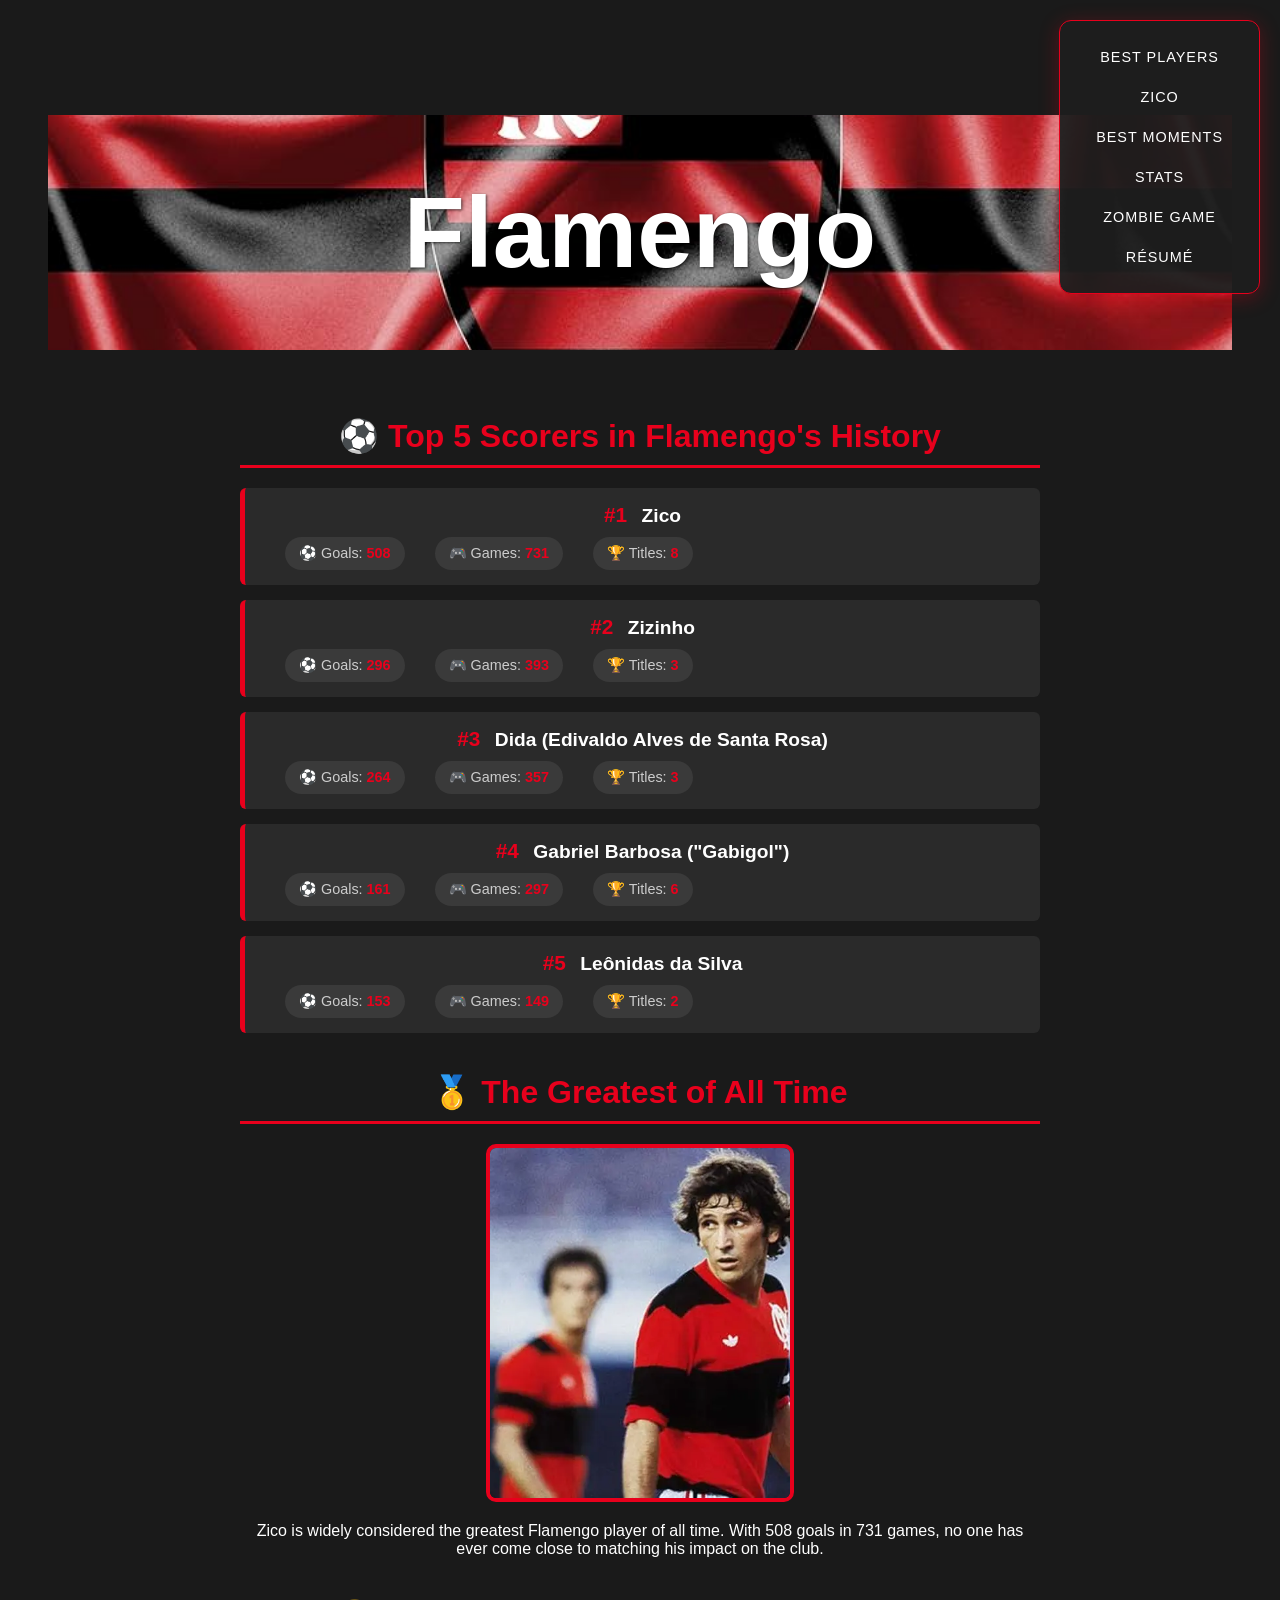
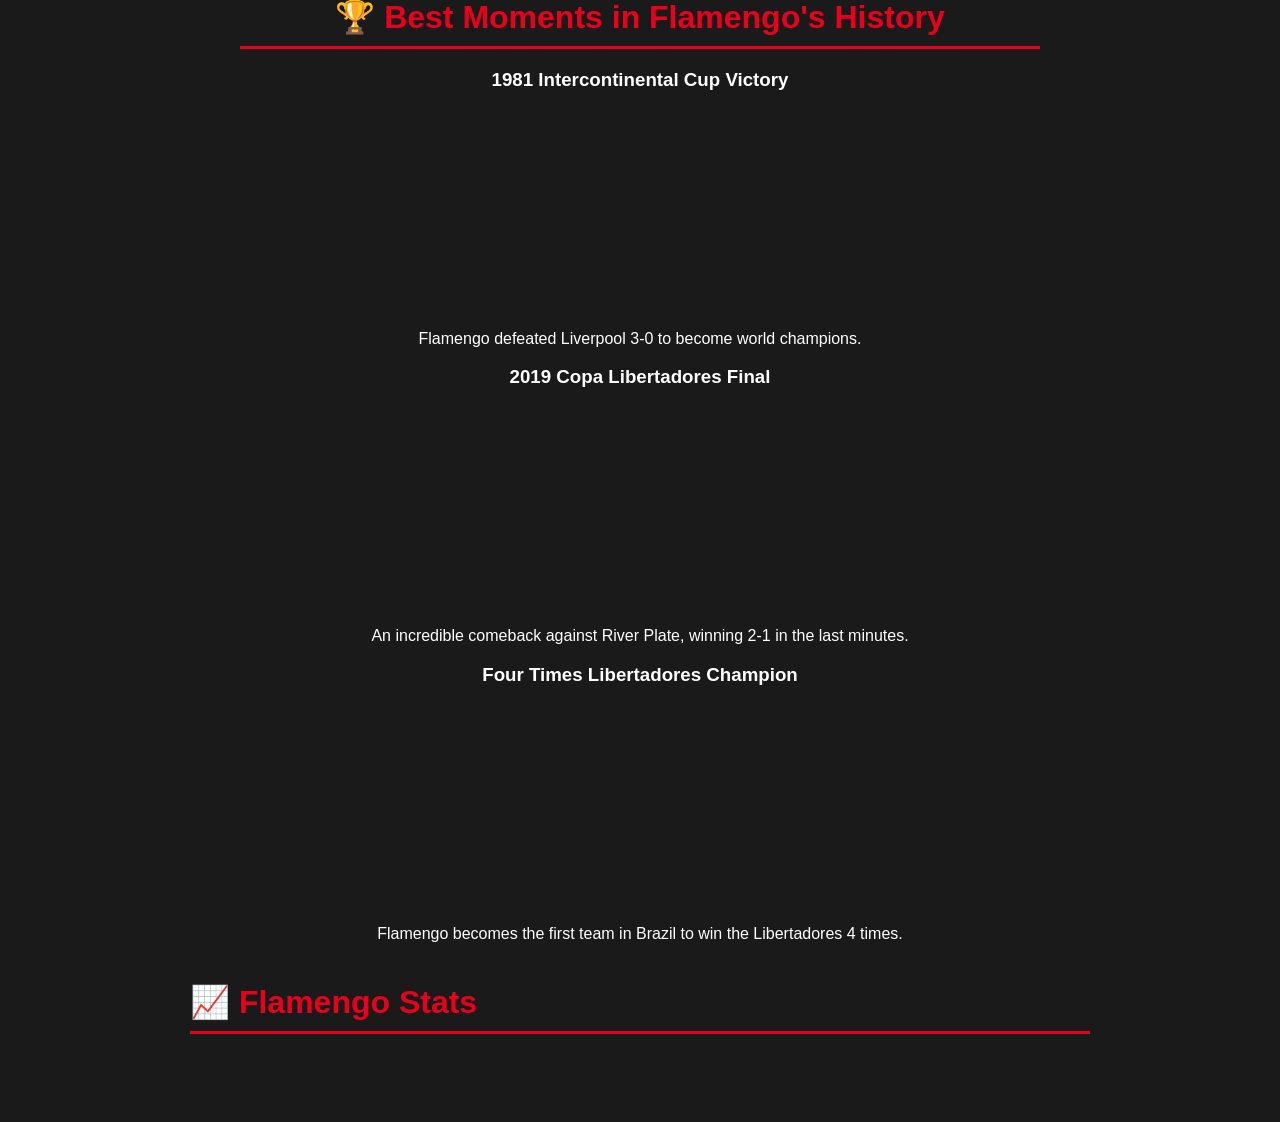
<file: scratch.html>
<!DOCTYPE html>
<html lang="en">
<head>
    <meta charset="UTF-8">
    <meta name="viewport" content="width=device-width, initial-scale=1.0">
    <title>Flamengo</title>
    <link rel="stylesheet" href="css/mystyles.css">
</head>
<body>
    
    <h1 class="title">Flamengo</h1>
    <nav>
  <a href="#best-players">Best Players</a>
  <a href="#zico">Zico</a>
  <a href="#best-moments">Best Moments</a>
  <a href="#stats">Stats</a>
  <a href="zombie_game.html">Zombie Game</a>
  <a href="index.html">Résumé</a>
</nav>
<div class="players-section">
    <h2 id="best-players">⚽ Top 5 Scorers in Flamengo's History</h2>
    <ol>
      <li>
        <span>Zico</span>
        <ul>
          <li>⚽ Goals: <span>508</span></li>
          <li>🎮 Games: <span>731</span></li>
          <li>🏆 Titles: <span>8</span></li>
        </ul>
      </li>

      <li>
        <span>Zizinho</span>
        <ul>
          <li>⚽ Goals: <span>296</span></li>
          <li>🎮 Games: <span>393</span></li>
          <li>🏆 Titles: <span>3</span></li>
        </ul>
      </li>

      <li>
        <span>Dida (Edivaldo Alves de Santa Rosa)</span>
        <ul>
          <li>⚽ Goals: <span>264</span></li>
          <li>🎮 Games: <span>357</span></li>
          <li>🏆 Titles: <span>3</span></li>
        </ul>
      </li>

      <li>
        <span>Gabriel Barbosa ("Gabigol")</span>
        <ul>
          <li>⚽ Goals: <span>161</span></li>
          <li>🎮 Games: <span>297</span></li>
          <li>🏆 Titles: <span>6</span></li>
        </ul>
      </li>

      <li>
        <span>Leônidas da Silva</span>
        <ul>
          <li>⚽ Goals: <span>153</span></li>
          <li>🎮 Games: <span>149</span></li>
          <li>🏆 Titles: <span>2</span></li>
        </ul>
      </li>
    </ol>
</div>
<div class="zico-section">
    <h2 id="zico">🥇 The Greatest of All Time</h2>
    <img src="assets/img/zico.jpeg.webp" alt="Zico">
    <p>Zico is widely considered the greatest Flamengo player of all time. 
    With 508 goals in 731 games, no one has ever come close to matching 
    his impact on the club.</p>
</div>
<div class="moments-section">
<h2 id="best-moments">🏆 Best Moments in Flamengo's History</h2>
  <div class="moments">
    
    <div class="video-card">
      <h3>1981 Intercontinental Cup Victory</h3>
      <iframe src="https://www.youtube.com/embed/KM-xj-lYQao" allowfullscreen></iframe>
      <p>Flamengo defeated Liverpool 3-0 to become world champions.</p>
    </div>

    <div class="video-card">
      <h3>2019 Copa Libertadores Final</h3>
      <iframe src="https://www.youtube.com/embed/LhyOlpEGLLo" allowfullscreen></iframe>
      <p>An incredible comeback against River Plate, winning 2-1 in the last minutes.</p>
    </div>

    <div class="video-card">
      <h3>Four Times Libertadores Champion</h3>
      <iframe src="https://www.youtube.com/embed/FQGzl5N6Ymc" allowfullscreen></iframe>
      <p>Flamengo becomes the first team in Brazil to win the Libertadores 4 times.</p>
    </div>
  </div>
</div>
<div class="stats-section">
    <h2 id="stats">📈 Flamengo Stats</h2>
    <div class='tableauPlaceholder' id='viz1776223998246' style='position: relative'><noscript><a href='#'><img alt='Desempenho do CR Flamengo por técnico e competição (2019-2025) ' src='https:&#47;&#47;public.tableau.com&#47;static&#47;images&#47;Fl&#47;Flamengo&#47;TcnicosdoFlamengo2019-2025&#47;1_rss.png' style='border: none' /></a></noscript><object class='tableauViz'  style='display:none;'><param name='host_url' value='https%3A%2F%2Fpublic.tableau.com%2F' /> <param name='embed_code_version' value='3' /> <param name='site_root' value='' /><param name='name' value='Flamengo&#47;TcnicosdoFlamengo2019-2025' /><param name='tabs' value='no' /><param name='toolbar' value='yes' /><param name='static_image' value='https:&#47;&#47;public.tableau.com&#47;static&#47;images&#47;Fl&#47;Flamengo&#47;TcnicosdoFlamengo2019-2025&#47;1.png' /> <param name='animate_transition' value='yes' /><param name='display_static_image' value='yes' /><param name='display_spinner' value='yes' /><param name='display_overlay' value='yes' /><param name='display_count' value='yes' /><param name='language' value='en-US' /></object></div>                <script type='text/javascript'>                    var divElement = document.getElementById('viz1776223998246');                    var vizElement = divElement.getElementsByTagName('object')[0];                    if ( divElement.offsetWidth > 800 ) { vizElement.style.width='100%';vizElement.style.height=(divElement.offsetWidth*0.75)+'px';} else if ( divElement.offsetWidth > 500 ) { vizElement.style.width='100%';vizElement.style.height=(divElement.offsetWidth*0.75)+'px';} else { vizElement.style.width='100%';vizElement.style.height='877px';}                     var scriptElement = document.createElement('script');                    scriptElement.src = 'https://public.tableau.com/javascripts/api/viz_v1.js';                    vizElement.parentNode.insertBefore(scriptElement, vizElement);                </script>
</div>
</body>
</html>
</file>
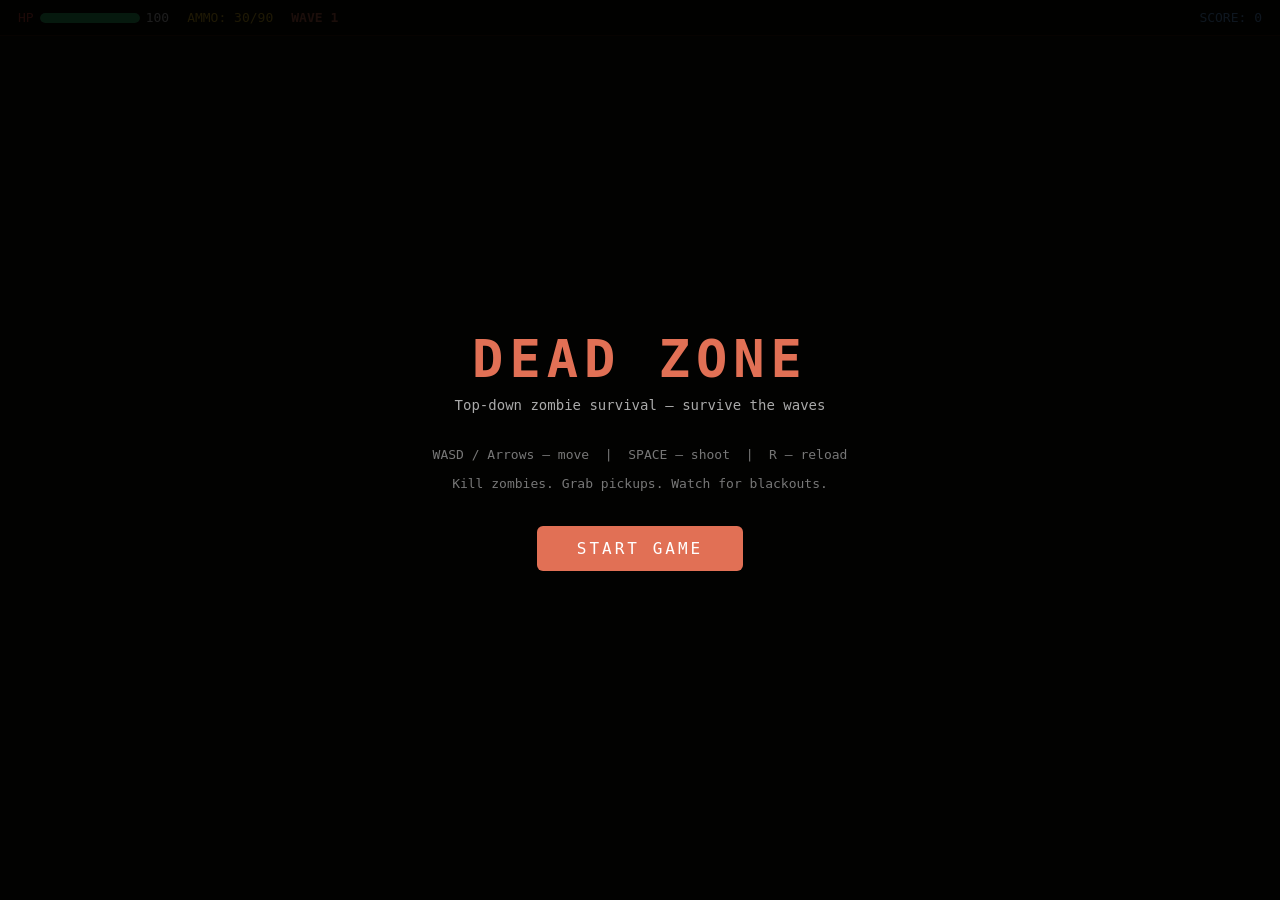
<file: zombie_game.html>
<!DOCTYPE html>
<html lang="en">
<head>
<meta charset="UTF-8">
<meta name="viewport" content="width=device-width, initial-scale=1.0">
<title>Dead Zone</title>
<style>
* { margin:0; padding:0; box-sizing:border-box; }
body { background:#111; overflow:hidden; font-family:monospace; }
canvas { display:block; }
#hud {
  position:absolute; top:0; left:0; right:0;
  display:flex; justify-content:space-between; align-items:center;
  padding:10px 18px; background:rgba(0,0,0,0.65); color:#eee; font-size:13px; pointer-events:none;
  border-bottom:1px solid rgba(255,80,50,0.2);
}
#hud-left { display:flex; gap:18px; align-items:center; }
#health-bar-wrap { display:flex; align-items:center; gap:6px; }
#health-bar-bg { width:100px; height:10px; background:#333; border-radius:5px; overflow:hidden; }
#health-bar { height:100%; background:#2ecc71; border-radius:5px; transition:width 0.1s; }
#ammo-display { color:#f9ca24; }
#wave-display { color:#e17055; font-weight:bold; }
#score-display { color:#74b9ff; }
#overlay {
  position:absolute; top:0; left:0; right:0; bottom:0;
  display:flex; flex-direction:column; align-items:center; justify-content:center;
  background:rgba(0,0,0,0.88); color:#eee;
}
#overlay h1 { font-size:52px; color:#e17055; letter-spacing:6px; margin-bottom:8px; }
#overlay .sub { font-size:14px; color:#aaa; margin-bottom:28px; }
#overlay .controls { font-size:13px; color:#777; line-height:2.2; margin-bottom:28px; text-align:center; }
#overlay button {
  padding:13px 40px; font-size:16px; font-family:monospace;
  background:#e17055; color:#fff; border:none; border-radius:6px; cursor:pointer; letter-spacing:3px;
}
#overlay button:hover { background:#c0392b; }
#wave-banner {
  position:absolute; top:50%; left:50%; transform:translate(-50%,-50%);
  font-size:38px; color:#e17055; font-family:monospace; font-weight:bold;
  pointer-events:none; opacity:0; transition:opacity 0.4s; letter-spacing:4px;
}
#reload-flash {
  position:absolute; bottom:50px; left:50%; transform:translateX(-50%);
  color:#f9ca24; font-size:14px; font-family:monospace;
  pointer-events:none; opacity:0; transition:opacity 0.3s; letter-spacing:2px;
}
#blackout {
  position:absolute; top:0; left:0; right:0; bottom:0;
  background:#000; pointer-events:none; opacity:0;
}
#blackout-msg {
  position:absolute; top:50%; left:50%; transform:translate(-50%,-50%);
  color:#e74c3c; font-size:22px; font-family:monospace; letter-spacing:3px;
  pointer-events:none; opacity:0; transition:opacity 0.3s;
}
#distraction-label {
  position:absolute; top:70px; left:50%; transform:translateX(-50%);
  color:#e74c3c; font-size:13px; font-family:monospace; letter-spacing:2px;
  pointer-events:none; opacity:0; transition:opacity 0.3s;
}
</style>
</head>
<body>
<canvas id="c"></canvas>
<div id="hud">
  <div id="hud-left">
    <div id="health-bar-wrap">
      <span style="color:#e74c3c">HP</span>
      <div id="health-bar-bg"><div id="health-bar"></div></div>
      <span id="hp-num">100</span>
    </div>
    <div id="ammo-display">AMMO: <span id="ammo">30</span>/<span id="ammo-reserve">90</span></div>
    <div id="wave-display">WAVE <span id="wave-num">1</span></div>
  </div>
  <div id="score-display">SCORE: <span id="score">0</span></div>
</div>
<div id="wave-banner"></div>
<div id="reload-flash">RELOADING...</div>
<div id="blackout"></div>
<div id="blackout-msg"></div>
<div id="distraction-label"></div>

<div id="overlay">
  <h1>DEAD ZONE</h1>
  <div class="sub">Top-down zombie survival — survive the waves</div>
  <div class="controls">
    WASD / Arrows — move &nbsp;|&nbsp; SPACE — shoot &nbsp;|&nbsp; R — reload<br>
    Kill zombies. Grab pickups. Watch for blackouts.
  </div>
  <button id="start-btn">START GAME</button>
</div>

<script>
const canvas = document.getElementById('c');
const ctx = canvas.getContext('2d');
let W, H;
function resize() { W = canvas.width = window.innerWidth; H = canvas.height = window.innerHeight; }
resize(); window.addEventListener('resize', resize);

// ── Audio ──────────────────────────────────────────────────
let audioCtx=null, masterGain, drumBus, bassBus, leadBus, padBus;
let bpm=80, beatCount=0, beatInterval=null, curWaveAudio=0;

function initAudio(){
  if(audioCtx) return;
  audioCtx=new(window.AudioContext||window.webkitAudioContext)();
  masterGain=audioCtx.createGain(); masterGain.gain.value=0.5; masterGain.connect(audioCtx.destination);
  drumBus=audioCtx.createGain(); drumBus.gain.value=1.0; drumBus.connect(masterGain);
  bassBus=audioCtx.createGain(); bassBus.gain.value=0.65; bassBus.connect(masterGain);
  leadBus=audioCtx.createGain(); leadBus.gain.value=0.0; leadBus.connect(masterGain);
  padBus=audioCtx.createGain(); padBus.gain.value=0.25; padBus.connect(masterGain);
  startBeat(); startPad();
}

function osc(freq,dur,bus,type='square',vol=0.3,when=0){
  if(!audioCtx)return;
  const t=audioCtx.currentTime+when;
  const o=audioCtx.createOscillator(), g=audioCtx.createGain();
  o.type=type; o.frequency.value=freq;
  g.gain.setValueAtTime(vol,t); g.gain.exponentialRampToValueAtTime(0.001,t+dur);
  o.connect(g); g.connect(bus); o.start(t); o.stop(t+dur+0.05);
}

function noiseHit(dur,bus,vol=0.4,freq=3000,when=0){
  if(!audioCtx)return;
  const t=audioCtx.currentTime+when;
  const buf=audioCtx.createBuffer(1,audioCtx.sampleRate*dur,audioCtx.sampleRate);
  const d=buf.getChannelData(0); for(let i=0;i<d.length;i++)d[i]=Math.random()*2-1;
  const src=audioCtx.createBufferSource();
  const filt=audioCtx.createBiquadFilter(); filt.type='bandpass'; filt.frequency.value=freq;
  const g=audioCtx.createGain(); g.gain.setValueAtTime(vol,t); g.gain.exponentialRampToValueAtTime(0.001,t+dur);
  src.buffer=buf; src.connect(filt); filt.connect(g); g.connect(bus); src.start(t); src.stop(t+dur+0.01);
}

function kick(when=0){
  if(!audioCtx)return;
  const t=audioCtx.currentTime+when;
  const o=audioCtx.createOscillator(), g=audioCtx.createGain();
  o.frequency.setValueAtTime(150,t); o.frequency.exponentialRampToValueAtTime(40,t+0.15);
  g.gain.setValueAtTime(1.0,t); g.gain.exponentialRampToValueAtTime(0.001,t+0.35);
  o.connect(g); g.connect(drumBus); o.start(t); o.stop(t+0.4);
}
function snare(when=0){ noiseHit(0.12,drumBus,0.45,2500,when); }
function hihat(when=0,vol=0.12){ noiseHit(0.04,drumBus,vol,8000,when); }

const bassNotes=[55,49,52,46];
const leadScale=[220,247,262,294,330,370,392,440,494];

function startBeat(){
  if(beatInterval) clearInterval(beatInterval);
  const spb=60/bpm;
  beatInterval=setInterval(()=>{
    const b=beatCount%8, w=curWaveAudio;
    if(b===0||b===4) kick();
    if(w>=2&&b===2) kick();
    if(w>=4&&(b===1||b===5)) kick(spb*0.5);
    if(b===2||b===6) snare();
    if(w>=3&&b===4) snare();
    hihat(0,0.1+w*0.02);
    if(w>=2) hihat(spb*0.5,0.07);
    if(w>=5){hihat(spb*0.25,0.05);hihat(spb*0.75,0.05);}
    const bn=bassNotes[Math.floor(beatCount/2)%bassNotes.length];
    osc(bn,spb*0.75,bassBus,'sawtooth',0.4+w*0.04);
    if(w>=3&&b===3) osc(bn*1.5,spb*0.25,bassBus,'sawtooth',0.2);
    if(w>=2&&(b===0||b===3||b===5||b===7)){
      const ln=leadScale[Math.floor(Math.random()*leadScale.length)];
      osc(ln,spb*0.35,leadBus,'square',0.15+w*0.02);
    }
    if(w>=4&&b===6) osc(leadScale[6]*2,spb*0.15,leadBus,'square',0.12);
    beatCount++;
  },60000/bpm);
}

function startPad(){
  function pp(){
    if(!audioCtx||state!=='playing'){setTimeout(pp,2000);return;}
    osc(110,2.8,padBus,'sine',0.25); osc(165,2.8,padBus,'sine',0.15);
    setTimeout(pp,2600);
  }
  setTimeout(pp,600);
}

function setMusicWave(w){
  if(!audioCtx)return;
  curWaveAudio=Math.min(w-1,7);
  bpm=80+curWaveAudio*13;
  leadBus.gain.linearRampToValueAtTime(Math.min(0.55,curWaveAudio*0.09),audioCtx.currentTime+1.2);
  padBus.gain.linearRampToValueAtTime(0.15+curWaveAudio*0.04,audioCtx.currentTime+1.2);
  clearInterval(beatInterval); startBeat();
}

function playShot(){ noiseHit(0.07,drumBus,0.6,2000); osc(180,0.06,drumBus,'sawtooth',0.35); }
function playHurt(){ osc(100,0.3,drumBus,'sawtooth',0.55); }

// ── Map ────────────────────────────────────────────────────
const TILE=48, MAP_W=40, MAP_H=30;
const map=[];
for(let y=0;y<MAP_H;y++){
  map[y]=[];
  for(let x=0;x<MAP_W;x++){
    if(x===0||y===0||x===MAP_W-1||y===MAP_H-1) map[y][x]=1;
    else if(Math.random()<0.06&&!(x<5&&y<5)) map[y][x]=1;
    else map[y][x]=0;
  }
}

// ── State ──────────────────────────────────────────────────
let state='menu';
let player,bullets,zombies,particles,pickups;
let score,wave,waveActive,zombiesLeft;
let camX,camY,camShake=0;
let reloading,reloadTimer;
const RELOAD_TIME=90, MAX_AMMO=30, MAX_RESERVE=90;
let blackoutActive=false, blackoutTimer=0, nextBlackout=600;

const keys={};
window.addEventListener('keydown',e=>{
  keys[e.code]=true;
  if(e.code==='Space') e.preventDefault();
  if(e.code==='KeyR'&&state==='playing') startReload();
});
window.addEventListener('keyup',e=>keys[e.code]=false);

function isSolid(wx,wy){
  const tx=Math.floor(wx/TILE),ty=Math.floor(wy/TILE);
  if(tx<0||ty<0||tx>=MAP_W||ty>=MAP_H) return true;
  return map[ty][tx]===1;
}

function initGame(){
  player={
    x:4*TILE+24, y:4*TILE+24,
    angle:0, hp:100, maxHp:100,
    ammo:MAX_AMMO, reserve:MAX_RESERVE,
    shootCooldown:0, invincible:0,
    walkCycle:0, moving:false,
    shootAnim:0, hurtAnim:0,
    legPhL:0, legPhR:Math.PI
  };
  bullets=[];zombies=[];particles=[];pickups=[];
  score=0;wave=1;waveActive=false;zombiesLeft=0;
  reloading=false;reloadTimer=0;
  camX=player.x-W/2; camY=player.y-H/2; camShake=0;
  blackoutActive=false;blackoutTimer=0;nextBlackout=600+Math.random()*300;
  document.getElementById('blackout').style.opacity='0';
  document.getElementById('blackout-msg').style.opacity='0';
  document.getElementById('distraction-label').style.opacity='0';
  setMusicWave(1); startWave();
}

let shootDir={x:1,y:0}, lastMoveDir={x:1,y:0};

function startReload(){
  if(reloading||player.ammo===MAX_AMMO||player.reserve===0) return;
  reloading=true; reloadTimer=RELOAD_TIME;
  document.getElementById('reload-flash').style.opacity='1';
}

function startWave(){
  waveActive=true; zombiesLeft=5+wave*3;
  showWaveBanner('WAVE '+wave); setMusicWave(wave);
}

function showWaveBanner(txt){
  const el=document.getElementById('wave-banner');
  el.textContent=txt; el.style.opacity='1';
  setTimeout(()=>el.style.opacity='0',1800);
}

function spawnZombie(){
  let x,y,tries=0;
  do{
    const e=Math.floor(Math.random()*4);
    if(e===0){x=(1+Math.random()*(MAP_W-2))*TILE;y=TILE*1.5;}
    else if(e===1){x=(MAP_W-2)*TILE;y=(1+Math.random()*(MAP_H-2))*TILE;}
    else if(e===2){x=(1+Math.random()*(MAP_W-2))*TILE;y=(MAP_H-2)*TILE;}
    else{x=TILE*1.5;y=(1+Math.random()*(MAP_H-2))*TILE;}
    tries++;
  }while(isSolid(x,y)&&tries<30);
  const roll=Math.random();
  let type=roll<0.6?'normal':roll<0.85?'fast':'tank';
  if(wave<3) type='normal';
  const P={normal:{hp:30,spd:1.1,sz:14,col:'#27ae60',dk:'#1a6b40',sc:10},
            fast:{hp:20,spd:2.2,sz:11,col:'#8e44ad',dk:'#5c2d73',sc:20},
            tank:{hp:120,spd:0.6,sz:20,col:'#c0392b',dk:'#7b2018',sc:50}};
  const p=P[type];
  zombies.push({x,y,hp:p.hp,maxHp:p.hp,spd:p.spd+(wave*0.05),sz:p.sz,col:p.col,dk:p.dk,type,sc:p.sc,
    angle:0,walkCyc:Math.random()*Math.PI*2,legPhL:Math.random()*Math.PI*2,legPhR:Math.random()*Math.PI*2+Math.PI,
    hitFlash:0,vx:0,vy:0});
}

function spawnParticle(x,y,col,n=6,spd=3,type='circle'){
  for(let i=0;i<n;i++){
    const a=Math.random()*Math.PI*2, s=spd*(0.4+Math.random()*0.8);
    particles.push({x,y,vx:Math.cos(a)*s,vy:Math.sin(a)*s,life:1,col,r:2+Math.random()*3,type});
  }
}
function spawnBlood(x,y,dir=0,n=8){
  for(let i=0;i<n;i++){
    const a=dir+(Math.random()-0.5)*1.6, s=2+Math.random()*4;
    particles.push({x,y,vx:Math.cos(a)*s,vy:Math.sin(a)*s,life:0.85,col:'#8b0000',r:2+Math.random()*4,type:'splat'});
  }
}
function spawnPickup(x,y){
  if(Math.random()<0.3) pickups.push({x,y,type:'ammo',life:600,bob:Math.random()*Math.PI*2});
  else if(Math.random()<0.2) pickups.push({x,y,type:'health',life:600,bob:Math.random()*Math.PI*2});
}

// ── Blackout ───────────────────────────────────────────────
function triggerBlackout(){
  if(blackoutActive) return;
  blackoutActive=true;
  blackoutTimer=90+Math.floor(Math.random()*120);
  const msgs=['POWER FAILURE','LIGHTS OUT','GENERATOR DOWN','DARKNESS FALLS'];
  const bm=document.getElementById('blackout-msg');
  bm.textContent=msgs[Math.floor(Math.random()*msgs.length)];
  bm.style.opacity='1';
  setTimeout(()=>bm.style.opacity='0',900);
  const dl=document.getElementById('distraction-label');
  dl.textContent='! BLACKOUT !'; dl.style.opacity='1';
  setTimeout(()=>dl.style.opacity='0',blackoutTimer/60*1000);
}

// ── Update ─────────────────────────────────────────────────
function update(){
  if(state!=='playing') return;

  // Blackout
  if(!blackoutActive){
    nextBlackout--;
    if(nextBlackout<=0){ triggerBlackout(); nextBlackout=500+Math.floor(Math.random()*700)-wave*25; }
  } else {
    blackoutTimer--;
    const bo=document.getElementById('blackout');
    if(blackoutTimer<=0){
      blackoutActive=false; bo.style.opacity='0';
    } else {
      const flicker=blackoutTimer>15?1:blackoutTimer/15;
      bo.style.opacity=Math.max(0,0.93*flicker+(Math.random()-0.5)*0.05).toFixed(2);
    }
  }

  if(camShake>0) camShake*=0.82;

  // Move
  let dx=0,dy=0;
  if(keys['KeyW']||keys['ArrowUp']) dy=-1;
  if(keys['KeyS']||keys['ArrowDown']) dy=1;
  if(keys['KeyA']||keys['ArrowLeft']) dx=-1;
  if(keys['KeyD']||keys['ArrowRight']) dx=1;
  player.moving=(dx!==0||dy!==0);
  if(player.moving){
    const l=Math.sqrt(dx*dx+dy*dy); dx/=l; dy/=l;
    lastMoveDir={x:dx,y:dy};
    player.angle=Math.atan2(dy,dx);
    player.walkCycle+=0.17; player.legPhL+=0.17; player.legPhR+=0.17;
  }
  shootDir=lastMoveDir;
  if(player.shootAnim>0) player.shootAnim-=0.12;
  if(player.hurtAnim>0) player.hurtAnim-=0.09;

  const spd=3;
  const nx=player.x+dx*spd, ny=player.y+dy*spd;
  if(!isSolid(nx,player.y)) player.x=nx;
  if(!isSolid(player.x,ny)) player.y=ny;
  player.x=Math.max(TILE,Math.min((MAP_W-1)*TILE,player.x));
  player.y=Math.max(TILE,Math.min((MAP_H-1)*TILE,player.y));

  // Shoot
  if(player.shootCooldown>0) player.shootCooldown--;
  if(keys['Space']&&player.shootCooldown===0&&!reloading){
    if(player.ammo>0){
      player.ammo--; player.shootCooldown=8; player.shootAnim=1;
      playShot();
      const spread=(Math.random()-0.5)*0.09;
      const ba=Math.atan2(shootDir.y,shootDir.x)+spread;
      bullets.push({x:player.x,y:player.y,vx:Math.cos(ba)*15,vy:Math.sin(ba)*15,life:62,trail:[]});
      spawnParticle(player.x+shootDir.x*20,player.y+shootDir.y*20,'#fff8a0',4,1.5);
      camShake=Math.max(camShake,3);
    } else if(player.reserve>0) startReload();
  }

  if(reloading){
    reloadTimer--;
    if(reloadTimer<=0){
      const take=Math.min(MAX_AMMO-player.ammo,player.reserve);
      player.ammo+=take; player.reserve-=take;
      reloading=false; document.getElementById('reload-flash').style.opacity='0';
    }
  }

  // Bullets
  bullets=bullets.filter(b=>{
    b.trail.push({x:b.x,y:b.y}); if(b.trail.length>6) b.trail.shift();
    b.x+=b.vx; b.y+=b.vy; b.life--;
    if(isSolid(b.x,b.y)){ spawnParticle(b.x,b.y,'#888',3,1.2); return false; }
    if(b.life<=0) return false;
    for(let i=zombies.length-1;i>=0;i--){
      const z=zombies[i];
      if(Math.hypot(b.x-z.x,b.y-z.y)<z.sz+4){
        const dmg=z.type==='tank'?8:20;
        z.hp-=dmg; z.hitFlash=8;
        spawnBlood(b.x,b.y,Math.atan2(b.vy,b.vx)+Math.PI,6);
        if(z.hp<=0){
          score+=z.sc*wave;
          spawnBlood(z.x,z.y,0,16); spawnParticle(z.x,z.y,z.col,8,3.5);
          spawnPickup(z.x,z.y); zombies.splice(i,1);
          if(zombiesLeft<=0&&zombies.length===0) endWave();
        }
        return false;
      }
    }
    return true;
  });

  // Zombies
  zombies.forEach(z=>{
    const spRate=z.type==='fast'?0.22:z.type==='tank'?0.08:0.14;
    z.walkCyc+=spRate; z.legPhL+=spRate; z.legPhR+=spRate;
    if(z.hitFlash>0) z.hitFlash--;
    const ddx=player.x-z.x, ddy=player.y-z.y, dist=Math.hypot(ddx,ddy);
    if(dist>0){
      const nx2=ddx/dist, ny2=ddy/dist;
      let sx=0,sy=0;
      zombies.forEach(oz=>{
        if(oz===z) return;
        const od=Math.hypot(z.x-oz.x,z.y-oz.y);
        if(od<(z.sz+oz.sz)*1.4&&od>0){sx+=(z.x-oz.x)/od;sy+=(z.y-oz.y)/od;}
      });
      const sl=Math.hypot(sx,sy)||1;
      z.vx=(nx2*0.8+sx/sl*0.3)*z.spd; z.vy=(ny2*0.8+sy/sl*0.3)*z.spd;
      z.angle=Math.atan2(ddy,ddx);
    }
    const znx=z.x+z.vx, zny=z.y+z.vy;
    if(!isSolid(znx,z.y)) z.x=znx;
    if(!isSolid(z.x,zny)) z.y=zny;
    if(Math.hypot(player.x-z.x,player.y-z.y)<z.sz+12&&player.invincible<=0){
      const dmg=z.type==='tank'?12:z.type==='fast'?6:8;
      player.hp-=dmg; player.invincible=35; player.hurtAnim=1;
      camShake=Math.max(camShake,8); playHurt();
      spawnBlood(player.x,player.y,z.angle,5);
      if(player.hp<=0){player.hp=0;gameOver();}
    }
  });
  if(player.invincible>0) player.invincible--;

  pickups=pickups.filter(pk=>{
    pk.life--; pk.bob+=0.06;
    if(Math.hypot(player.x-pk.x,player.y-pk.y)<22){
      if(pk.type==='ammo'){player.reserve=Math.min(MAX_RESERVE,player.reserve+20);spawnParticle(pk.x,pk.y,'#f9ca24',6,2);}
      else{player.hp=Math.min(player.maxHp,player.hp+30);spawnParticle(pk.x,pk.y,'#2ecc71',6,2);}
      return false;
    }
    return pk.life>0;
  });

  particles=particles.filter(p=>{
    p.x+=p.vx; p.y+=p.vy;
    p.vx*=p.type==='splat'?0.68:0.87; p.vy*=p.type==='splat'?0.68:0.87;
    p.life-=p.type==='splat'?0.022:0.033;
    return p.life>0;
  });

  const shx=camShake*(Math.random()-0.5)*2, shy=camShake*(Math.random()-0.5)*2;
  camX+=(player.x-W/2-camX)*0.12+shx; camY+=(player.y-H/2-camY)*0.12+shy;

  if(waveActive&&zombies.length<Math.min(8,zombiesLeft)&&zombiesLeft>0){spawnZombie();zombiesLeft--;}

  const hb=document.getElementById('health-bar');
  hb.style.width=(player.hp/player.maxHp*100)+'%';
  hb.style.background=player.hp>50?'#2ecc71':player.hp>25?'#f39c12':'#e74c3c';
  document.getElementById('hp-num').textContent=Math.ceil(player.hp);
  document.getElementById('ammo').textContent=player.ammo;
  document.getElementById('ammo-reserve').textContent=player.reserve;
  document.getElementById('wave-num').textContent=wave;
  document.getElementById('score').textContent=score;
}

function endWave(){
  waveActive=false; wave++;
  player.hp=Math.min(player.maxHp,player.hp+20);
  player.reserve=Math.min(MAX_RESERVE,player.reserve+30);
  showWaveBanner('WAVE CLEAR!');
  setTimeout(startWave,2500);
}

function gameOver(){
  state='dead';
  if(audioCtx) masterGain.gain.linearRampToValueAtTime(0,audioCtx.currentTime+1.5);
  const ov=document.getElementById('overlay');
  ov.innerHTML=`<h1 style="color:#e74c3c">YOU DIED</h1>
    <div class="sub" style="font-size:18px;margin-bottom:10px">Wave ${wave} &nbsp;|&nbsp; Score: ${score}</div>
    <div class="sub">The dead have won.</div>
    <button id="start-btn" style="margin-top:20px">PLAY AGAIN</button>`;
  ov.style.display='flex';
  document.getElementById('start-btn').onclick=()=>{
    ov.style.display='none';
    if(audioCtx) masterGain.gain.linearRampToValueAtTime(0.5,audioCtx.currentTime+0.5);
    state='playing'; initGame();
  };
}

// ── Drawing ────────────────────────────────────────────────
function drawTile(tx,ty){
  const wx=tx*TILE-camX, wy=ty*TILE-camY;
  if(wx>W+TILE||wx<-TILE||wy>H+TILE||wy<-TILE) return;
  if(map[ty][tx]===1){
    ctx.fillStyle='#282828'; ctx.fillRect(wx,wy,TILE,TILE);
    ctx.fillStyle='#1c1c1c'; ctx.fillRect(wx+2,wy+2,TILE-4,TILE-4);
    ctx.fillStyle='#353535'; ctx.fillRect(wx,wy,TILE,3); ctx.fillRect(wx,wy,3,TILE);
    ctx.fillStyle='#161616'; ctx.fillRect(wx+TILE-3,wy,3,TILE); ctx.fillRect(wx,wy+TILE-3,TILE,3);
  } else {
    const seed=Math.sin(tx*7.3+ty*13.7);
    const v=Math.round(33+seed*5);
    ctx.fillStyle=`rgb(${v+2},${v},${v-2})`; ctx.fillRect(wx,wy,TILE,TILE);
    ctx.strokeStyle='rgba(255,255,255,0.022)'; ctx.strokeRect(wx,wy,TILE,TILE);
    if(seed>0.65){
      ctx.fillStyle='rgba(90,0,0,0.18)';
      ctx.beginPath(); ctx.ellipse(wx+TILE*0.5+seed*7,wy+TILE*0.5,8+seed*6,5+seed*3,seed,0,Math.PI*2); ctx.fill();
    }
  }
}

function drawPlayer(){
  const sx=player.x-camX, sy=player.y-camY;
  const flashing=player.invincible>0&&Math.floor(player.invincible/3)%2===0;

  ctx.save(); ctx.translate(sx,sy);

  // Shadow
  ctx.fillStyle='rgba(0,0,0,0.35)';
  ctx.beginPath(); ctx.ellipse(1,7,12,5,0,0,Math.PI*2); ctx.fill();

  // Legs (body-space, rotated to face aim)
  ctx.save(); ctx.rotate(player.angle+Math.PI/2);
  const legL=Math.sin(player.legPhL)*9, legR=Math.sin(player.legPhR)*9;
  // Left leg
  ctx.fillStyle='#1c2b38';
  ctx.beginPath(); ctx.ellipse(-5,legL+6,4.5,10,0,0,Math.PI*2); ctx.fill();
  ctx.fillStyle='#0e1820';
  ctx.beginPath(); ctx.ellipse(-5,legL+16,5.5,4,0,0,Math.PI*2); ctx.fill(); // boot
  // Right leg
  ctx.fillStyle='#1c2b38';
  ctx.beginPath(); ctx.ellipse(5,legR+6,4.5,10,0,0,Math.PI*2); ctx.fill();
  ctx.fillStyle='#0e1820';
  ctx.beginPath(); ctx.ellipse(5,legR+16,5.5,4,0,0,Math.PI*2); ctx.fill();
  ctx.restore();

  // Torso (facing aim)
  ctx.save(); ctx.rotate(player.angle);
  const torsoCol=flashing?'#e74c3c':player.hurtAnim>0?`rgba(${Math.round(41+214*player.hurtAnim)},${Math.round(128-52*player.hurtAnim)},${Math.round(185-139*player.hurtAnim)},1)`:'#2980b9';
  ctx.fillStyle=torsoCol;
  ctx.beginPath(); ctx.ellipse(0,0,11,14,0,0,Math.PI*2); ctx.fill();
  // Vest
  ctx.fillStyle=flashing?'#c0392b':'#1a6091';
  ctx.beginPath(); ctx.ellipse(0,1,6,10,0,0,Math.PI*2); ctx.fill();
  // Belt
  ctx.fillStyle='#5d4037'; ctx.fillRect(-11,5,22,4);
  ctx.fillStyle='#8d6e63'; ctx.fillRect(-3,4,6,6);
  // Arm sockets
  const armSwingL=player.moving?Math.sin(player.walkCycle)*0.55:0;
  const armSwingR=player.moving?-Math.sin(player.walkCycle)*0.55:0;
  // Left arm
  ctx.fillStyle=torsoCol;
  ctx.save(); ctx.translate(-11,0); ctx.rotate(armSwingL+0.25);
  ctx.beginPath(); ctx.ellipse(0,9,4,11,0,0,Math.PI*2); ctx.fill();
  ctx.fillStyle='#f5cba7'; ctx.beginPath(); ctx.ellipse(0,19,3.5,4.5,0,0,Math.PI*2); ctx.fill();
  ctx.restore();
  // Right arm + gun
  ctx.fillStyle=torsoCol;
  ctx.save(); ctx.translate(10,0); ctx.rotate(armSwingR-0.2+(player.shootAnim*0.4));
  ctx.beginPath(); ctx.ellipse(0,9,4,11,0,0,Math.PI*2); ctx.fill();
  ctx.fillStyle='#f5cba7'; ctx.beginPath(); ctx.ellipse(0,19,3.5,4.5,0,0,Math.PI*2); ctx.fill();
  ctx.restore();
  // Gun
  ctx.fillStyle='#2c2c2c'; ctx.fillRect(9,-4,20,7);
  ctx.fillStyle='#444'; ctx.fillRect(9,-5,9,9);
  ctx.fillStyle='#1a1a1a'; ctx.fillRect(26,-3,5,5);
  // Muzzle flash
  if(player.shootAnim>0.5){
    ctx.save();
    ctx.fillStyle=`rgba(255,230,80,${player.shootAnim*0.9})`;
    ctx.beginPath(); ctx.ellipse(34,0,12*player.shootAnim,7*player.shootAnim,0,0,Math.PI*2); ctx.fill();
    ctx.fillStyle='rgba(255,255,200,0.8)';
    ctx.beginPath(); ctx.ellipse(34,0,5*player.shootAnim,3*player.shootAnim,0,0,Math.PI*2); ctx.fill();
    ctx.restore();
  }
  ctx.restore(); // end torso rotate

  // Head
  ctx.save(); ctx.rotate(player.angle);
  ctx.fillStyle='#f5cba7';
  ctx.beginPath(); ctx.arc(0,-17,8.5,0,Math.PI*2); ctx.fill();
  // Helmet
  ctx.fillStyle='#2c3e50';
  ctx.beginPath(); ctx.arc(0,-20,9,Math.PI,0); ctx.fill();
  ctx.fillRect(-9,-20,18,6);
  ctx.fillStyle='rgba(80,180,255,0.45)';
  ctx.fillRect(-8,-20,16,5);
  if(!flashing){
    ctx.fillStyle='#111';
    ctx.beginPath(); ctx.arc(-3,-17,2,0,Math.PI*2); ctx.fill();
    ctx.beginPath(); ctx.arc(3,-17,2,0,Math.PI*2); ctx.fill();
    ctx.fillStyle='rgba(255,255,255,0.6)';
    ctx.beginPath(); ctx.arc(-2,-18,0.8,0,Math.PI*2); ctx.fill();
    ctx.beginPath(); ctx.arc(4,-18,0.8,0,Math.PI*2); ctx.fill();
  }
  ctx.restore();

  // HP bar
  const hf=player.hp/player.maxHp;
  ctx.fillStyle='rgba(0,0,0,0.55)'; ctx.fillRect(-14,-36,28,5);
  ctx.fillStyle=hf>0.5?'#2ecc71':hf>0.25?'#f39c12':'#e74c3c';
  ctx.fillRect(-14,-36,28*hf,5);

  ctx.restore();
}

function drawZombie(z){
  const sx=z.x-camX, sy=z.y-camY;
  if(sx<-80||sx>W+80||sy<-80||sy>H+80) return;
  ctx.save(); ctx.translate(sx,sy);

  ctx.fillStyle='rgba(0,0,0,0.28)';
  ctx.beginPath(); ctx.ellipse(2,z.sz*0.65,z.sz*0.7,z.sz*0.3,0,0,Math.PI*2); ctx.fill();

  const col=z.hitFlash>0?'#ffffff':z.col;
  const dk=z.hitFlash>0?'#dddddd':z.dk;

  // Legs in body orientation
  ctx.save(); ctx.rotate(z.angle+Math.PI/2);
  const lL=Math.sin(z.legPhL)*z.sz*0.55, lR=Math.sin(z.legPhR)*z.sz*0.55;
  ctx.fillStyle=dk;
  ctx.beginPath(); ctx.ellipse(-z.sz*0.32,lL+z.sz*0.5,z.sz*0.2,z.sz*0.58,0,0,Math.PI*2); ctx.fill();
  ctx.fillStyle='#111';
  ctx.beginPath(); ctx.ellipse(-z.sz*0.32,lL+z.sz*1.05,z.sz*0.28,z.sz*0.16,-0.3,0,Math.PI*2); ctx.fill();
  ctx.fillStyle=dk;
  ctx.beginPath(); ctx.ellipse(z.sz*0.32,lR+z.sz*0.5,z.sz*0.2,z.sz*0.58,0,0,Math.PI*2); ctx.fill();
  ctx.fillStyle='#111';
  ctx.beginPath(); ctx.ellipse(z.sz*0.32,lR+z.sz*1.05,z.sz*0.28,z.sz*0.16,0.3,0,Math.PI*2); ctx.fill();
  ctx.restore();

  // Torso
  ctx.save(); ctx.rotate(z.angle);
  ctx.fillStyle=col;
  ctx.beginPath(); ctx.ellipse(0,0,z.sz*0.72,z.sz*0.88,0,0,Math.PI*2); ctx.fill();
  ctx.fillStyle=dk;
  ctx.beginPath(); ctx.ellipse(0,z.sz*0.2,z.sz*0.38,z.sz*0.33,0,0,Math.PI*2); ctx.fill();
  if(z.type!=='tank'){
    ctx.fillStyle='rgba(100,0,0,0.55)';
    ctx.beginPath(); ctx.ellipse(z.sz*0.2,-z.sz*0.1,z.sz*0.14,z.sz*0.11,0.5,0,Math.PI*2); ctx.fill();
  }
  if(z.type==='tank'){
    ctx.strokeStyle='rgba(0,0,0,0.45)'; ctx.lineWidth=3;
    ctx.strokeRect(-z.sz*0.6,-z.sz*0.4,z.sz*1.2,z.sz*0.9);
  }
  // Arms (reaching)
  const armSw=Math.sin(z.walkCyc)*0.6;
  ctx.fillStyle=col;
  ctx.save(); ctx.translate(-z.sz*0.72,0); ctx.rotate(-0.45+armSw);
  ctx.beginPath(); ctx.ellipse(0,z.sz*0.65,z.sz*0.2,z.sz*0.72,0,0,Math.PI*2); ctx.fill();
  ctx.fillStyle=dk;
  ctx.beginPath(); ctx.ellipse(0,z.sz*1.35,z.sz*0.27,z.sz*0.2,0,0,Math.PI*2); ctx.fill();
  // Claw fingers
  for(let f=-1;f<=1;f++){ctx.fillStyle=dk;ctx.beginPath();ctx.ellipse(f*z.sz*0.1,z.sz*1.52,z.sz*0.07,z.sz*0.18,f*0.25,0,Math.PI*2);ctx.fill();}
  ctx.restore();
  ctx.fillStyle=col;
  ctx.save(); ctx.translate(z.sz*0.72,0); ctx.rotate(0.45-armSw);
  ctx.beginPath(); ctx.ellipse(0,z.sz*0.65,z.sz*0.2,z.sz*0.72,0,0,Math.PI*2); ctx.fill();
  ctx.fillStyle=dk;
  ctx.beginPath(); ctx.ellipse(0,z.sz*1.35,z.sz*0.27,z.sz*0.2,0,0,Math.PI*2); ctx.fill();
  for(let f=-1;f<=1;f++){ctx.fillStyle=dk;ctx.beginPath();ctx.ellipse(f*z.sz*0.1,z.sz*1.52,z.sz*0.07,z.sz*0.18,f*0.25,0,Math.PI*2);ctx.fill();}
  ctx.restore();
  ctx.restore(); // torso

  // Head
  ctx.save(); ctx.rotate(z.angle);
  ctx.fillStyle=dk;
  ctx.beginPath(); ctx.arc(0,-z.sz*0.85,z.sz*0.65,0,Math.PI*2); ctx.fill();
  ctx.fillStyle=col;
  ctx.beginPath(); ctx.arc(0,-z.sz*0.9,z.sz*0.57,0,Math.PI*2); ctx.fill();
  // Glowing eyes
  const eyeGlow=z.hitFlash>0?'#ffffff':'#ff2200';
  ctx.fillStyle=eyeGlow;
  ctx.beginPath(); ctx.arc(-z.sz*0.2,-z.sz*0.92,z.sz*0.15,0,Math.PI*2); ctx.fill();
  ctx.beginPath(); ctx.arc(z.sz*0.2,-z.sz*0.92,z.sz*0.15,0,Math.PI*2); ctx.fill();
  ctx.fillStyle='#000';
  ctx.beginPath(); ctx.arc(-z.sz*0.2,-z.sz*0.92,z.sz*0.07,0,Math.PI*2); ctx.fill();
  ctx.beginPath(); ctx.arc(z.sz*0.2,-z.sz*0.92,z.sz*0.07,0,Math.PI*2); ctx.fill();
  // Wound on head
  ctx.fillStyle='rgba(80,0,0,0.7)';
  ctx.beginPath(); ctx.ellipse(z.sz*0.1,-z.sz*0.72,z.sz*0.18,z.sz*0.09,0.8,0,Math.PI*2); ctx.fill();
  // Jagged mouth
  ctx.fillStyle='#2a0000';
  ctx.beginPath();
  ctx.moveTo(-z.sz*0.28,-z.sz*0.68);
  ctx.lineTo(-z.sz*0.14,-z.sz*0.58); ctx.lineTo(0,-z.sz*0.66);
  ctx.lineTo(z.sz*0.14,-z.sz*0.58); ctx.lineTo(z.sz*0.28,-z.sz*0.68);
  ctx.closePath(); ctx.fill();
  ctx.restore();

  if(z.hp<z.maxHp){
    ctx.fillStyle='rgba(0,0,0,0.6)'; ctx.fillRect(-z.sz,-z.sz*1.85,z.sz*2,5);
    ctx.fillStyle=z.col; ctx.fillRect(-z.sz,-z.sz*1.85,z.sz*2*(z.hp/z.maxHp),5);
  }
  ctx.restore();
}

function drawBullet(b){
  const sx=b.x-camX, sy=b.y-camY;
  ctx.save();
  if(b.trail.length>1){
    ctx.strokeStyle='rgba(255,235,80,0.35)'; ctx.lineWidth=2.5; ctx.lineCap='round';
    ctx.beginPath(); ctx.moveTo(b.trail[0].x-camX,b.trail[0].y-camY);
    b.trail.forEach(pt=>ctx.lineTo(pt.x-camX,pt.y-camY)); ctx.stroke();
  }
  ctx.fillStyle='#fff9d0'; ctx.beginPath(); ctx.arc(sx,sy,4,0,Math.PI*2); ctx.fill();
  ctx.fillStyle='#f9ca24'; ctx.beginPath(); ctx.arc(sx,sy,2.5,0,Math.PI*2); ctx.fill();
  ctx.restore();
}

function drawPickup(pk){
  const sx=pk.x-camX, sy=pk.y-camY;
  const bob=Math.sin(pk.bob)*4;
  ctx.save(); ctx.translate(sx,sy+bob);
  ctx.strokeStyle=pk.type==='ammo'?'rgba(249,202,36,0.5)':'rgba(46,204,113,0.5)';
  ctx.lineWidth=1.5;
  ctx.beginPath(); ctx.arc(0,0,15+Math.sin(pk.bob*2)*2,0,Math.PI*2); ctx.stroke();
  if(pk.type==='ammo'){
    ctx.fillStyle='#f9ca24'; ctx.fillRect(-9,-6,18,12);
    ctx.fillStyle='#b8920a'; ctx.fillRect(-7,-4,4,8); ctx.fillRect(3,-4,4,8);
    ctx.fillStyle='rgba(255,255,255,0.3)'; ctx.fillRect(-9,-6,18,3);
  } else {
    ctx.fillStyle='#e74c3c';
    ctx.beginPath(); ctx.arc(-4,-3,7,0,Math.PI*2); ctx.fill();
    ctx.beginPath(); ctx.arc(4,-3,7,0,Math.PI*2); ctx.fill();
    ctx.beginPath(); ctx.moveTo(-10,0); ctx.lineTo(0,11); ctx.lineTo(10,0); ctx.closePath(); ctx.fill();
    ctx.fillStyle='rgba(255,255,255,0.35)'; ctx.beginPath(); ctx.arc(-5,-5,3,0,Math.PI*2); ctx.fill();
  }
  ctx.restore();
}

function drawParticle(p){
  const sx=p.x-camX, sy=p.y-camY;
  ctx.save(); ctx.globalAlpha=p.life; ctx.fillStyle=p.col;
  if(p.type==='splat'){
    ctx.beginPath(); ctx.ellipse(sx,sy,p.r*1.6,p.r*0.55,Math.atan2(p.vy,p.vx),0,Math.PI*2); ctx.fill();
  } else {
    ctx.beginPath(); ctx.arc(sx,sy,p.r*p.life,0,Math.PI*2); ctx.fill();
  }
  ctx.restore();
}

function drawMinimap(){
  const mw=120,mh=90,mx=W-134,my=H-104;
  ctx.fillStyle='rgba(0,0,0,0.65)'; ctx.fillRect(mx-2,my-2,mw+4,mh+4);
  ctx.fillStyle='rgba(8,8,8,0.85)'; ctx.fillRect(mx,my,mw,mh);
  const scx=mw/MAP_W, scy=mh/MAP_H;
  for(let y=0;y<MAP_H;y++) for(let x=0;x<MAP_W;x++){
    if(map[y][x]===1){ctx.fillStyle='#383838';ctx.fillRect(mx+x*scx,my+y*scy,scx,scy);}
  }
  zombies.forEach(z=>{ctx.fillStyle=z.col;ctx.fillRect(mx+z.x/TILE*scx-1.5,my+z.y/TILE*scy-1.5,3,3);});
  ctx.fillStyle='#3498db';ctx.fillRect(mx+player.x/TILE*scx-2.5,my+player.y/TILE*scy-2.5,5,5);
  ctx.strokeStyle='rgba(231,76,60,0.35)';ctx.lineWidth=1;ctx.strokeRect(mx,my,mw,mh);
}

function render(){
  ctx.fillStyle='#121008'; ctx.fillRect(0,0,W,H);
  if(state==='menu') return;
  const stX=Math.max(0,Math.floor(camX/TILE)), enX=Math.min(MAP_W,Math.ceil((camX+W)/TILE));
  const stY=Math.max(0,Math.floor(camY/TILE)), enY=Math.min(MAP_H,Math.ceil((camY+H)/TILE));
  for(let y=stY;y<enY;y++) for(let x=stX;x<enX;x++) drawTile(x,y);
  particles.filter(p=>p.type==='splat').forEach(drawParticle);
  pickups.forEach(drawPickup);
  particles.filter(p=>p.type!=='splat').forEach(drawParticle);
  bullets.forEach(drawBullet);
  zombies.forEach(drawZombie);
  drawPlayer();
  drawMinimap();
  // Vignette
  const vig=ctx.createRadialGradient(W/2,H/2,H*0.22,W/2,H/2,H*0.78);
  vig.addColorStop(0,'rgba(0,0,0,0)'); vig.addColorStop(1,'rgba(0,0,0,0.6)');
  ctx.fillStyle=vig; ctx.fillRect(0,0,W,H);
  // Low health pulse
  if(state==='playing'&&player&&player.hp<30){
    const pulse=Math.sin(Date.now()*0.007)*0.12+0.1;
    ctx.fillStyle=`rgba(200,0,0,${pulse.toFixed(2)})`; ctx.fillRect(0,0,W,H);
  }
}

function loop(ts){
  update(); render();
  requestAnimationFrame(loop);
}

document.getElementById('start-btn').onclick=()=>{
  initAudio();
  document.getElementById('overlay').style.display='none';
  state='playing'; initGame();
};
requestAnimationFrame(loop);
</script>
</body>
</html>
</file>
<file: css/mystyles.css>
body {
    font-family: Arial, sans-serif;
    background-color: #1a1a1a;
    color: #fff;
    padding: 40px;
    }

h2 {
    color: #e8001c;
    font-size: 2rem;
    border-bottom: 3px solid #e8001c;
    padding-bottom: 10px;
    margin-bottom: 20px;
}

ol {
    list-style: none;
    counter-reset: player-counter;
    padding: 0;
}

ol > li {
    counter-increment: player-counter;
    background-color: #2a2a2a;
    border-left: 5px solid #e8001c;
    margin-bottom: 15px;
    padding: 15px 20px;
    border-radius: 6px;
}

ol > li::before {
    content: "#" counter(player-counter);
    font-size: 1.3rem;
    font-weight: bold;
    color: #e8001c;
    margin-right: 10px;
}

ol > li > span {
    font-size: 1.2rem;
    font-weight: bold;
    color: #ffffff;
}

ul {
    list-style: none;
    padding: 10px 0 0 20px;
    margin: 0;
    display: flex;
    gap: 30px;
}

ul li {
    background-color: #3a3a3a;
    padding: 8px 14px;
    border-radius: 20px;
    font-size: 0.9rem;
    color: #ccc;
}

ul li span {
    color: #e8001c;
    font-weight: bold;
}



.title {
    background-image: url('../assets/img/bandeira-Flamengo.jpg');
    background-size: cover;        
    background-position: center;  
    background-repeat: no-repeat;
    
    padding: 60px 80px;

    color: white;
    text-shadow: 1px 1px 3px rgba(0,0,0,0.7);
    font-size: 100px;
    text-align: center;
}

img {
    width: 300px;
    height: 350px;
    object-fit: cover;     
    border-radius: 10px;     
    border: 4px solid #e8001c; 
    display: block;          
    margin: 20px auto;       
}

#zico{
    text-align: center;
}


iframe {
  height: 200px;
  border: none;
  border-radius: 6px;
}

nav {
  position: fixed;
  top: 20px;
  right: 20px;
  background-color: rgba(30, 30, 30, 0.95);
  padding: 20px;
  border-radius: 12px;
  border: 1px solid #e8001c;
  display: flex;
  flex-direction: column;
  gap: 8px;
  z-index: 999;
  box-shadow: 0 4px 20px rgba(232, 0, 28, 0.3);  
}

nav a {
  color: #ffffff;
  text-decoration: none;
  font-family: Arial, sans-serif;
  font-size: 0.9rem;
  padding: 8px 16px;
  border-radius: 6px;
  transition: all 0.3s ease;   
  text-align: center;
  letter-spacing: 1px;
  text-transform: uppercase;
}

nav a:hover {
  background-color: #e8001c;
  color: #ffffff;
  transform: translateX(-5px);  
}

.zico-section {
  text-align: center;
  margin: 40px auto;
  max-width: 800px;
}

.stats-section {
  margin: 40px auto;
  max-width: 900px;
}

.players-section {
  text-align: center;
  margin: 40px auto;
  max-width: 800px;
}

.moments-section {
  text-align: center;
  margin: 40px auto;
  max-width: 800px;
}
</file>
